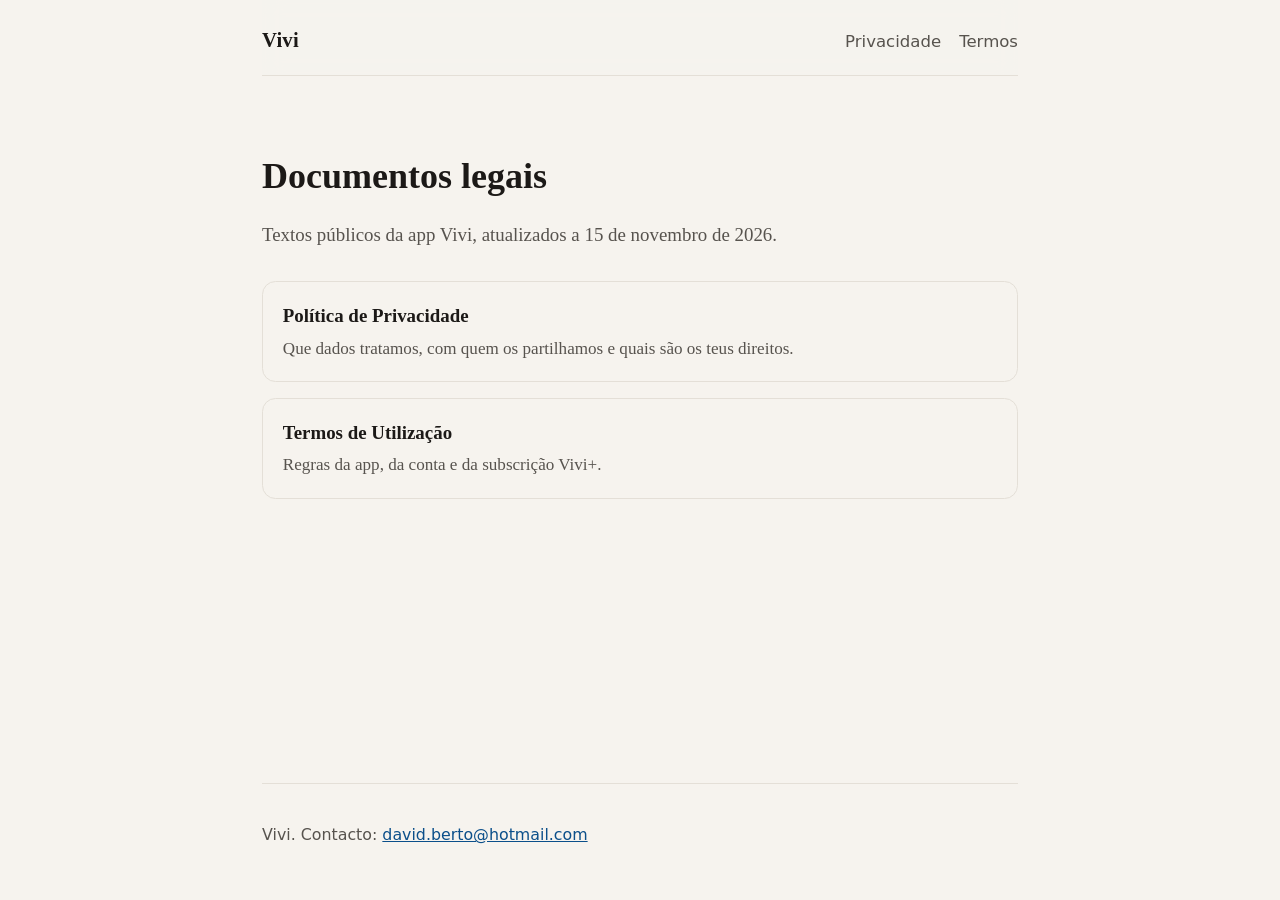
<file: index.html>
<!DOCTYPE html>
<html lang="pt-PT">
<head>
  <meta charset="utf-8">
  <meta name="viewport" content="width=device-width, initial-scale=1">
  <title>Documentos legais — Vivi</title>
  <meta name="description" content="Política de Privacidade e Termos de Utilização da app Vivi.">
  <link rel="stylesheet" href="styles.css">
</head>
<body>
  <header class="site-header">
    <a class="brand" href="./">Vivi</a>
    <nav>
      <a href="privacidade/">Privacidade</a>
      <a href="termos/">Termos</a>
    </nav>
  </header>
  <main class="home">
    <h1>Documentos legais</h1>
    <p class="lead">Textos públicos da app Vivi, atualizados a 15 de novembro de 2026.</p>
    <ul class="card-list">
      <li>
        <a href="privacidade/">
          <strong>Política de Privacidade</strong>
          <span>Que dados tratamos, com quem os partilhamos e quais são os teus direitos.</span>
        </a>
      </li>
      <li>
        <a href="termos/">
          <strong>Termos de Utilização</strong>
          <span>Regras da app, da conta e da subscrição Vivi+.</span>
        </a>
      </li>
    </ul>
  </main>
  <footer class="site-footer">
    <p>Vivi. Contacto: <a href="mailto:david.berto@hotmail.com">david.berto@hotmail.com</a></p>
  </footer>
</body>
</html>
</file>
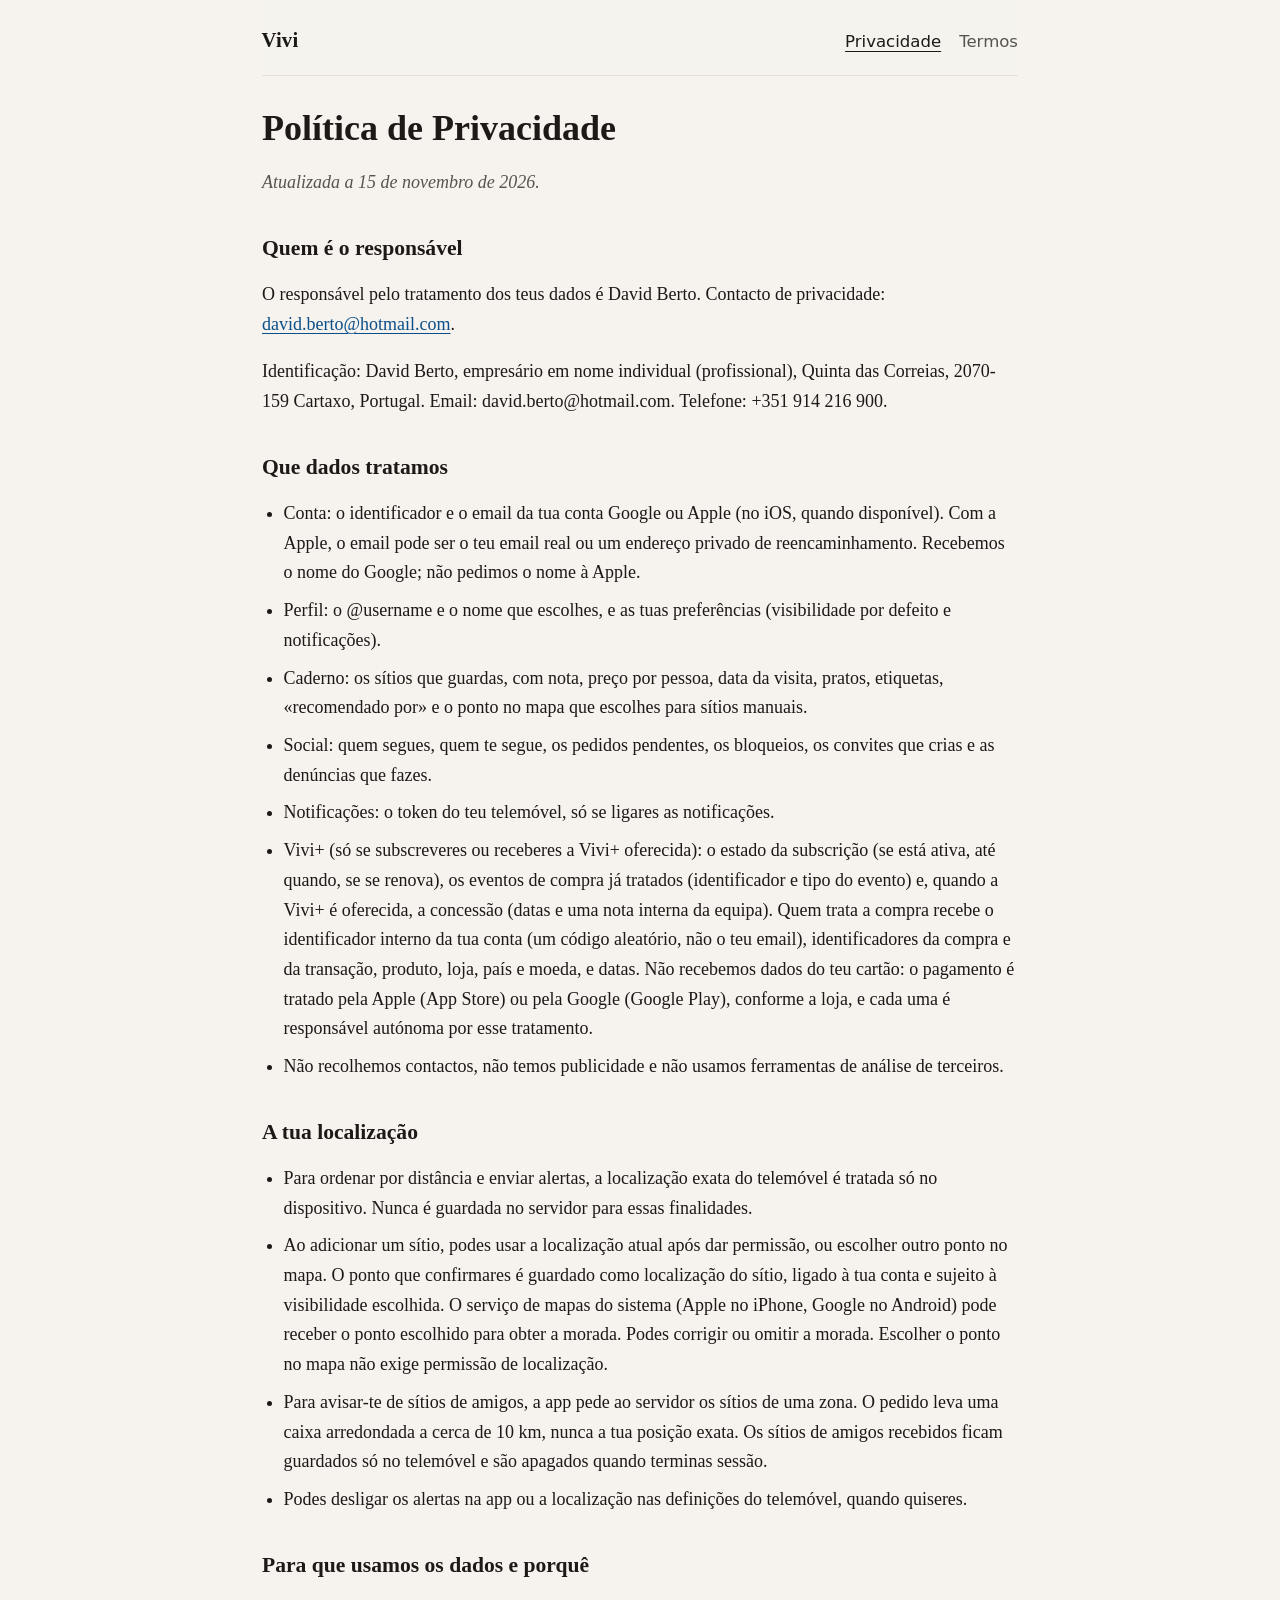
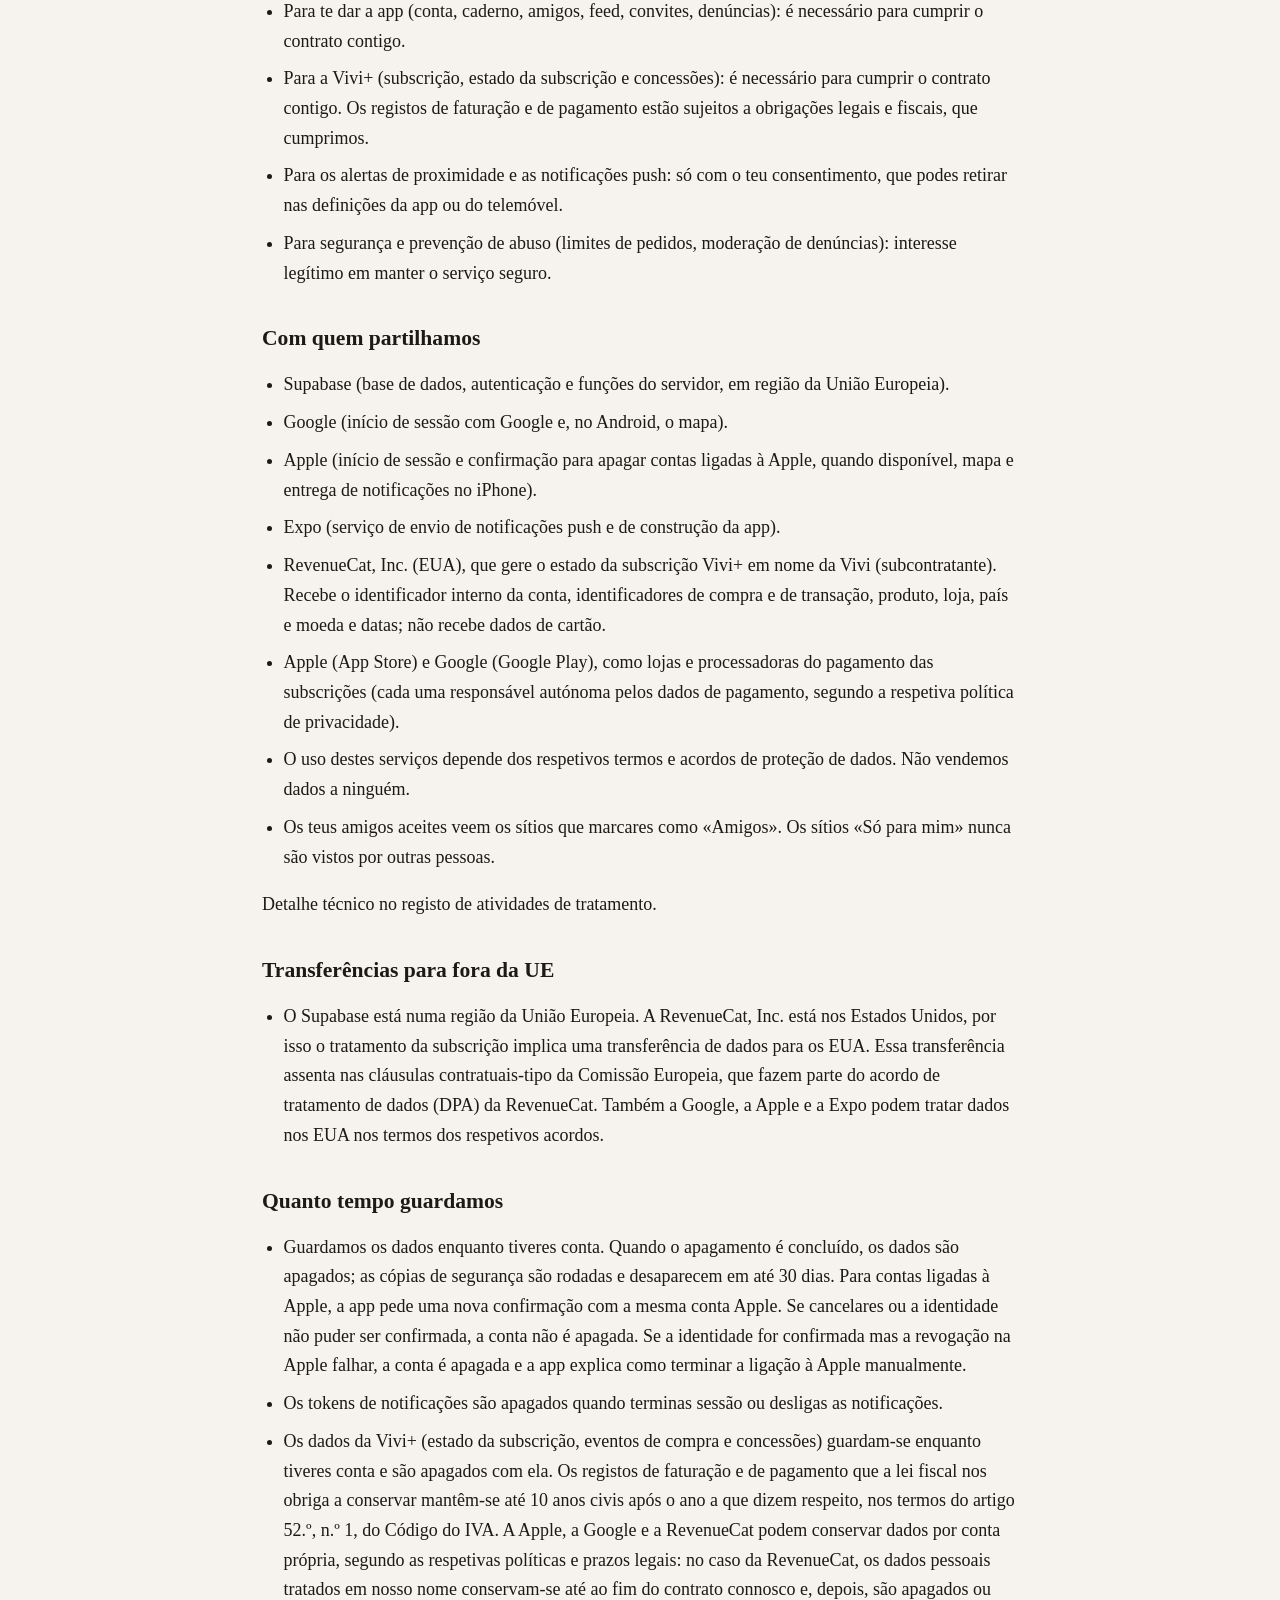
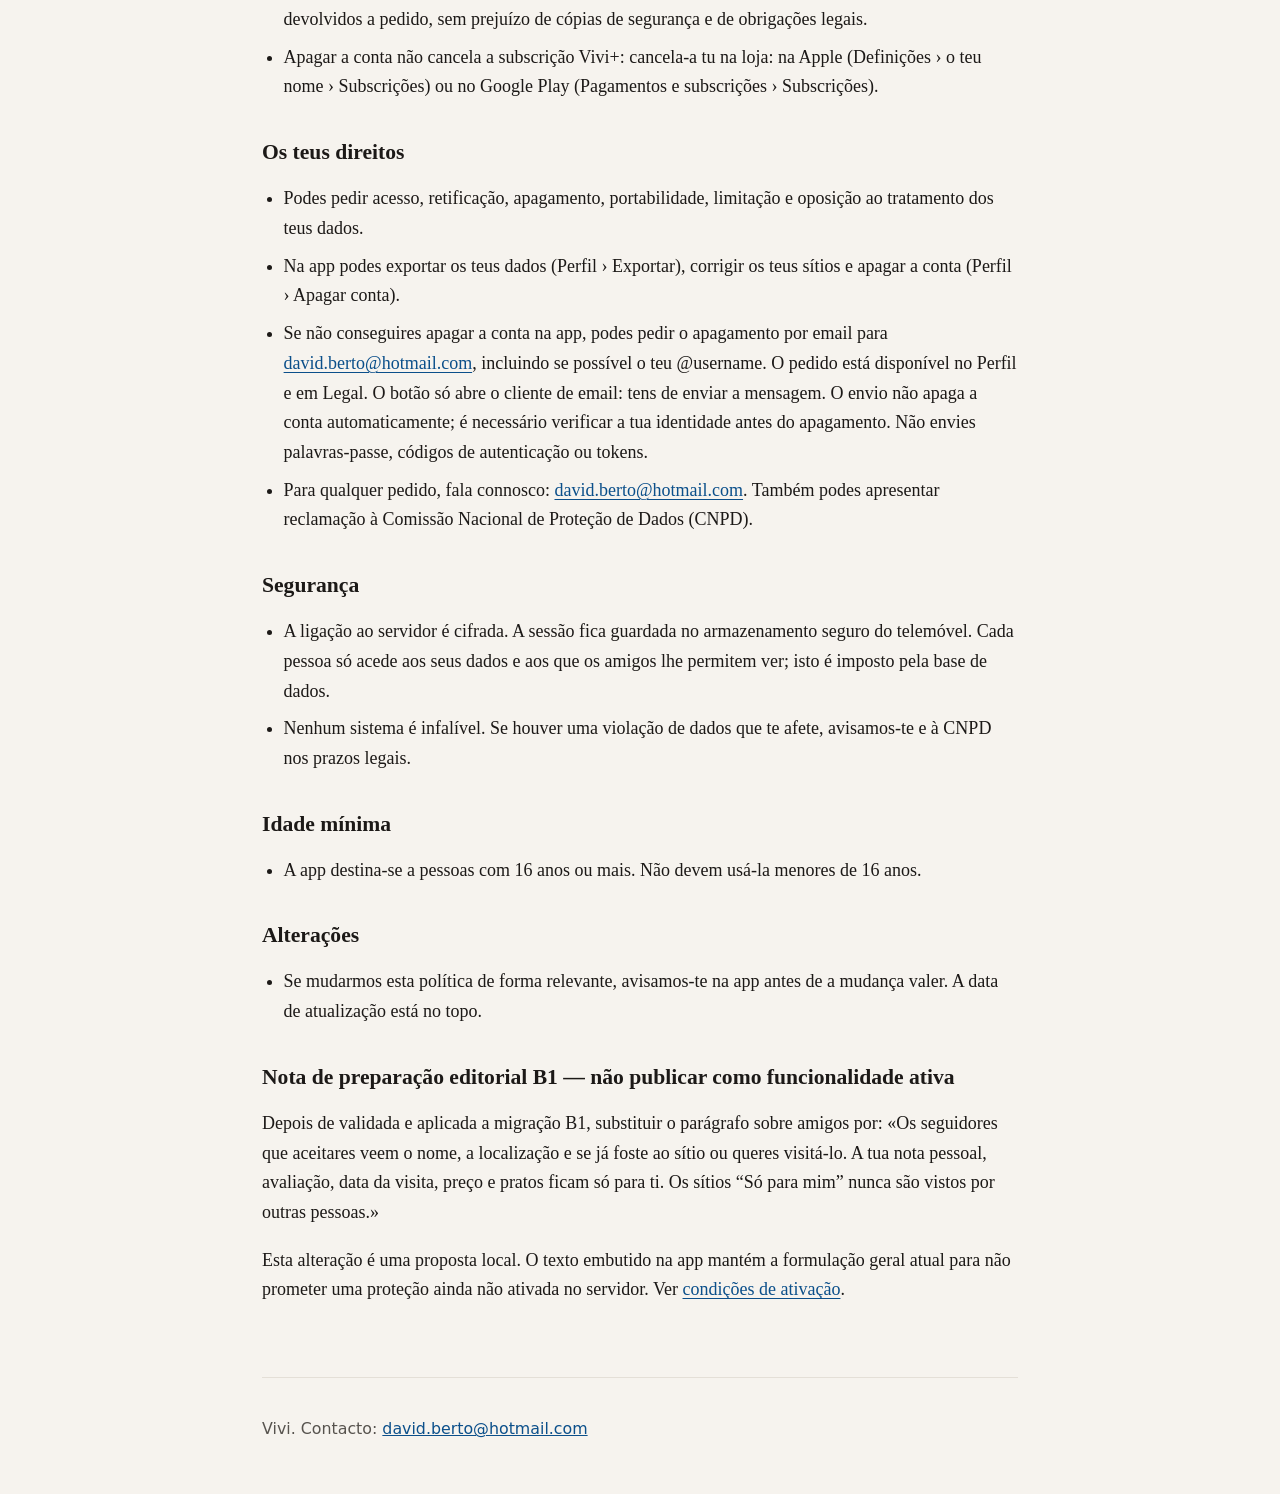
<file: privacidade/index.html>
<!DOCTYPE html>
<html lang="pt-PT">
<head>
  <meta charset="utf-8">
  <meta name="viewport" content="width=device-width, initial-scale=1">
  <title>Política de Privacidade — Vivi</title>
  <meta name="description" content="Política de Privacidade da app Vivi. Contacto: david.berto@hotmail.com.">
  <link rel="stylesheet" href="../styles.css">
</head>
<body>
  <header class="site-header">
    <a class="brand" href="../">Vivi</a>
    <nav>
      <a href="../privacidade/" aria-current="page">Privacidade</a>
      <a href="../termos/">Termos</a>
    </nav>
  </header>
  <main class="doc">
    <h1>Política de Privacidade</h1>
    <p><em>Atualizada a 15 de novembro de 2026.</em></p>
    <h2>Quem é o responsável</h2>
    <p>O responsável pelo tratamento dos teus dados é David Berto. Contacto de privacidade: <a href="mailto:david.berto@hotmail.com">david.berto@hotmail.com</a>.</p>
    <p>Identificação: David Berto, empresário em nome individual (profissional), Quinta das Correias, 2070-159 Cartaxo, Portugal. Email: david.berto@hotmail.com. Telefone: +351 914 216 900.</p>
    <h2>Que dados tratamos</h2>
    <ul>
    <li>Conta: o identificador e o email da tua conta Google ou Apple (no iOS, quando disponível). Com a Apple, o email pode ser o teu email real ou um endereço privado de reencaminhamento. Recebemos o nome do Google; não pedimos o nome à Apple.</li>
    <li>Perfil: o @username e o nome que escolhes, e as tuas preferências (visibilidade por defeito e notificações).</li>
    <li>Caderno: os sítios que guardas, com nota, preço por pessoa, data da visita, pratos, etiquetas, «recomendado por» e o ponto no mapa que escolhes para sítios manuais.</li>
    <li>Social: quem segues, quem te segue, os pedidos pendentes, os bloqueios, os convites que crias e as denúncias que fazes.</li>
    <li>Notificações: o token do teu telemóvel, só se ligares as notificações.</li>
    <li>Vivi+ (só se subscreveres ou receberes a Vivi+ oferecida): o estado da subscrição (se está ativa, até quando, se se renova), os eventos de compra já tratados (identificador e tipo do evento) e, quando a Vivi+ é oferecida, a concessão (datas e uma nota interna da equipa). Quem trata a compra recebe o identificador interno da tua conta (um código aleatório, não o teu email), identificadores da compra e da transação, produto, loja, país e moeda, e datas. Não recebemos dados do teu cartão: o pagamento é tratado pela Apple (App Store) ou pela Google (Google Play), conforme a loja, e cada uma é responsável autónoma por esse tratamento.</li>
    <li>Não recolhemos contactos, não temos publicidade e não usamos ferramentas de análise de terceiros.</li>
    </ul>
    <h2>A tua localização</h2>
    <ul>
    <li>Para ordenar por distância e enviar alertas, a localização exata do telemóvel é tratada só no dispositivo. Nunca é guardada no servidor para essas finalidades.</li>
    <li>Ao adicionar um sítio, podes usar a localização atual após dar permissão, ou escolher outro ponto no mapa. O ponto que confirmares é guardado como localização do sítio, ligado à tua conta e sujeito à visibilidade escolhida. O serviço de mapas do sistema (Apple no iPhone, Google no Android) pode receber o ponto escolhido para obter a morada. Podes corrigir ou omitir a morada. Escolher o ponto no mapa não exige permissão de localização.</li>
    <li>Para avisar-te de sítios de amigos, a app pede ao servidor os sítios de uma zona. O pedido leva uma caixa arredondada a cerca de 10 km, nunca a tua posição exata. Os sítios de amigos recebidos ficam guardados só no telemóvel e são apagados quando terminas sessão.</li>
    <li>Podes desligar os alertas na app ou a localização nas definições do telemóvel, quando quiseres.</li>
    </ul>
    <h2>Para que usamos os dados e porquê</h2>
    <ul>
    <li>Para te dar a app (conta, caderno, amigos, feed, convites, denúncias): é necessário para cumprir o contrato contigo.</li>
    <li>Para a Vivi+ (subscrição, estado da subscrição e concessões): é necessário para cumprir o contrato contigo. Os registos de faturação e de pagamento estão sujeitos a obrigações legais e fiscais, que cumprimos.</li>
    <li>Para os alertas de proximidade e as notificações push: só com o teu consentimento, que podes retirar nas definições da app ou do telemóvel.</li>
    <li>Para segurança e prevenção de abuso (limites de pedidos, moderação de denúncias): interesse legítimo em manter o serviço seguro.</li>
    </ul>
    <h2>Com quem partilhamos</h2>
    <ul>
    <li>Supabase (base de dados, autenticação e funções do servidor, em região da União Europeia).</li>
    <li>Google (início de sessão com Google e, no Android, o mapa).</li>
    <li>Apple (início de sessão e confirmação para apagar contas ligadas à Apple, quando disponível, mapa e entrega de notificações no iPhone).</li>
    <li>Expo (serviço de envio de notificações push e de construção da app).</li>
    <li>RevenueCat, Inc. (EUA), que gere o estado da subscrição Vivi+ em nome da Vivi (subcontratante). Recebe o identificador interno da conta, identificadores de compra e de transação, produto, loja, país e moeda e datas; não recebe dados de cartão.</li>
    <li>Apple (App Store) e Google (Google Play), como lojas e processadoras do pagamento das subscrições (cada uma responsável autónoma pelos dados de pagamento, segundo a respetiva política de privacidade).</li>
    <li>O uso destes serviços depende dos respetivos termos e acordos de proteção de dados. Não vendemos dados a ninguém.</li>
    <li>Os teus amigos aceites veem os sítios que marcares como «Amigos». Os sítios «Só para mim» nunca são vistos por outras pessoas.</li>
    </ul>
    <p>Detalhe técnico no registo de atividades de tratamento.</p>
    <h2>Transferências para fora da UE</h2>
    <ul>
    <li>O Supabase está numa região da União Europeia. A RevenueCat, Inc. está nos Estados Unidos, por isso o tratamento da subscrição implica uma transferência de dados para os EUA. Essa transferência assenta nas cláusulas contratuais-tipo da Comissão Europeia, que fazem parte do acordo de tratamento de dados (DPA) da RevenueCat. Também a Google, a Apple e a Expo podem tratar dados nos EUA nos termos dos respetivos acordos.</li>
    </ul>
    <h2>Quanto tempo guardamos</h2>
    <ul>
    <li>Guardamos os dados enquanto tiveres conta. Quando o apagamento é concluído, os dados são apagados; as cópias de segurança são rodadas e desaparecem em até 30 dias. Para contas ligadas à Apple, a app pede uma nova confirmação com a mesma conta Apple. Se cancelares ou a identidade não puder ser confirmada, a conta não é apagada. Se a identidade for confirmada mas a revogação na Apple falhar, a conta é apagada e a app explica como terminar a ligação à Apple manualmente.</li>
    <li>Os tokens de notificações são apagados quando terminas sessão ou desligas as notificações.</li>
    <li>Os dados da Vivi+ (estado da subscrição, eventos de compra e concessões) guardam-se enquanto tiveres conta e são apagados com ela. Os registos de faturação e de pagamento que a lei fiscal nos obriga a conservar mantêm-se até 10 anos civis após o ano a que dizem respeito, nos termos do artigo 52.º, n.º 1, do Código do IVA. A Apple, a Google e a RevenueCat podem conservar dados por conta própria, segundo as respetivas políticas e prazos legais: no caso da RevenueCat, os dados pessoais tratados em nosso nome conservam-se até ao fim do contrato connosco e, depois, são apagados ou devolvidos a pedido, sem prejuízo de cópias de segurança e de obrigações legais.</li>
    <li>Apagar a conta não cancela a subscrição Vivi+: cancela-a tu na loja: na Apple (Definições › o teu nome › Subscrições) ou no Google Play (Pagamentos e subscrições › Subscrições).</li>
    </ul>
    <h2>Os teus direitos</h2>
    <ul>
    <li>Podes pedir acesso, retificação, apagamento, portabilidade, limitação e oposição ao tratamento dos teus dados.</li>
    <li>Na app podes exportar os teus dados (Perfil › Exportar), corrigir os teus sítios e apagar a conta (Perfil › Apagar conta).</li>
    <li>Se não conseguires apagar a conta na app, podes pedir o apagamento por email para <a href="mailto:david.berto@hotmail.com?subject=Pedido%20de%20apagamento%20de%20conta%20%E2%80%94%20Vivi">david.berto@hotmail.com</a>, incluindo se possível o teu @username. O pedido está disponível no Perfil e em Legal. O botão só abre o cliente de email: tens de enviar a mensagem. O envio não apaga a conta automaticamente; é necessário verificar a tua identidade antes do apagamento. Não envies palavras-passe, códigos de autenticação ou tokens.</li>
    <li>Para qualquer pedido, fala connosco: <a href="mailto:david.berto@hotmail.com">david.berto@hotmail.com</a>. Também podes apresentar reclamação à Comissão Nacional de Proteção de Dados (CNPD).</li>
    </ul>
    <h2>Segurança</h2>
    <ul>
    <li>A ligação ao servidor é cifrada. A sessão fica guardada no armazenamento seguro do telemóvel. Cada pessoa só acede aos seus dados e aos que os amigos lhe permitem ver; isto é imposto pela base de dados.</li>
    <li>Nenhum sistema é infalível. Se houver uma violação de dados que te afete, avisamos-te e à CNPD nos prazos legais.</li>
    </ul>
    <h2>Idade mínima</h2>
    <ul>
    <li>A app destina-se a pessoas com 16 anos ou mais. Não devem usá-la menores de 16 anos.</li>
    </ul>
    <h2>Alterações</h2>
    <ul>
    <li>Se mudarmos esta política de forma relevante, avisamos-te na app antes de a mudança valer. A data de atualização está no topo.</li>
    </ul>
    <h2>Nota de preparação editorial B1 — não publicar como funcionalidade ativa</h2>
    <p>Depois de validada e aplicada a migração B1, substituir o parágrafo sobre amigos por: «Os seguidores que aceitares veem o nome, a localização e se já foste ao sítio ou queres visitá-lo. A tua nota pessoal, avaliação, data da visita, preço e pratos ficam só para ti. Os sítios “Só para mim” nunca são vistos por outras pessoas.»</p>
    <p>Esta alteração é uma proposta local. O texto embutido na app mantém a formulação geral atual para não prometer uma proteção ainda não ativada no servidor. Ver <a href="../redesign/propostas-2026-11.md">condições de ativação</a>.</p>
  </main>
  <footer class="site-footer">
    <p>Vivi. Contacto: <a href="mailto:david.berto@hotmail.com">david.berto@hotmail.com</a></p>
  </footer>
</body>
</html>
</file>
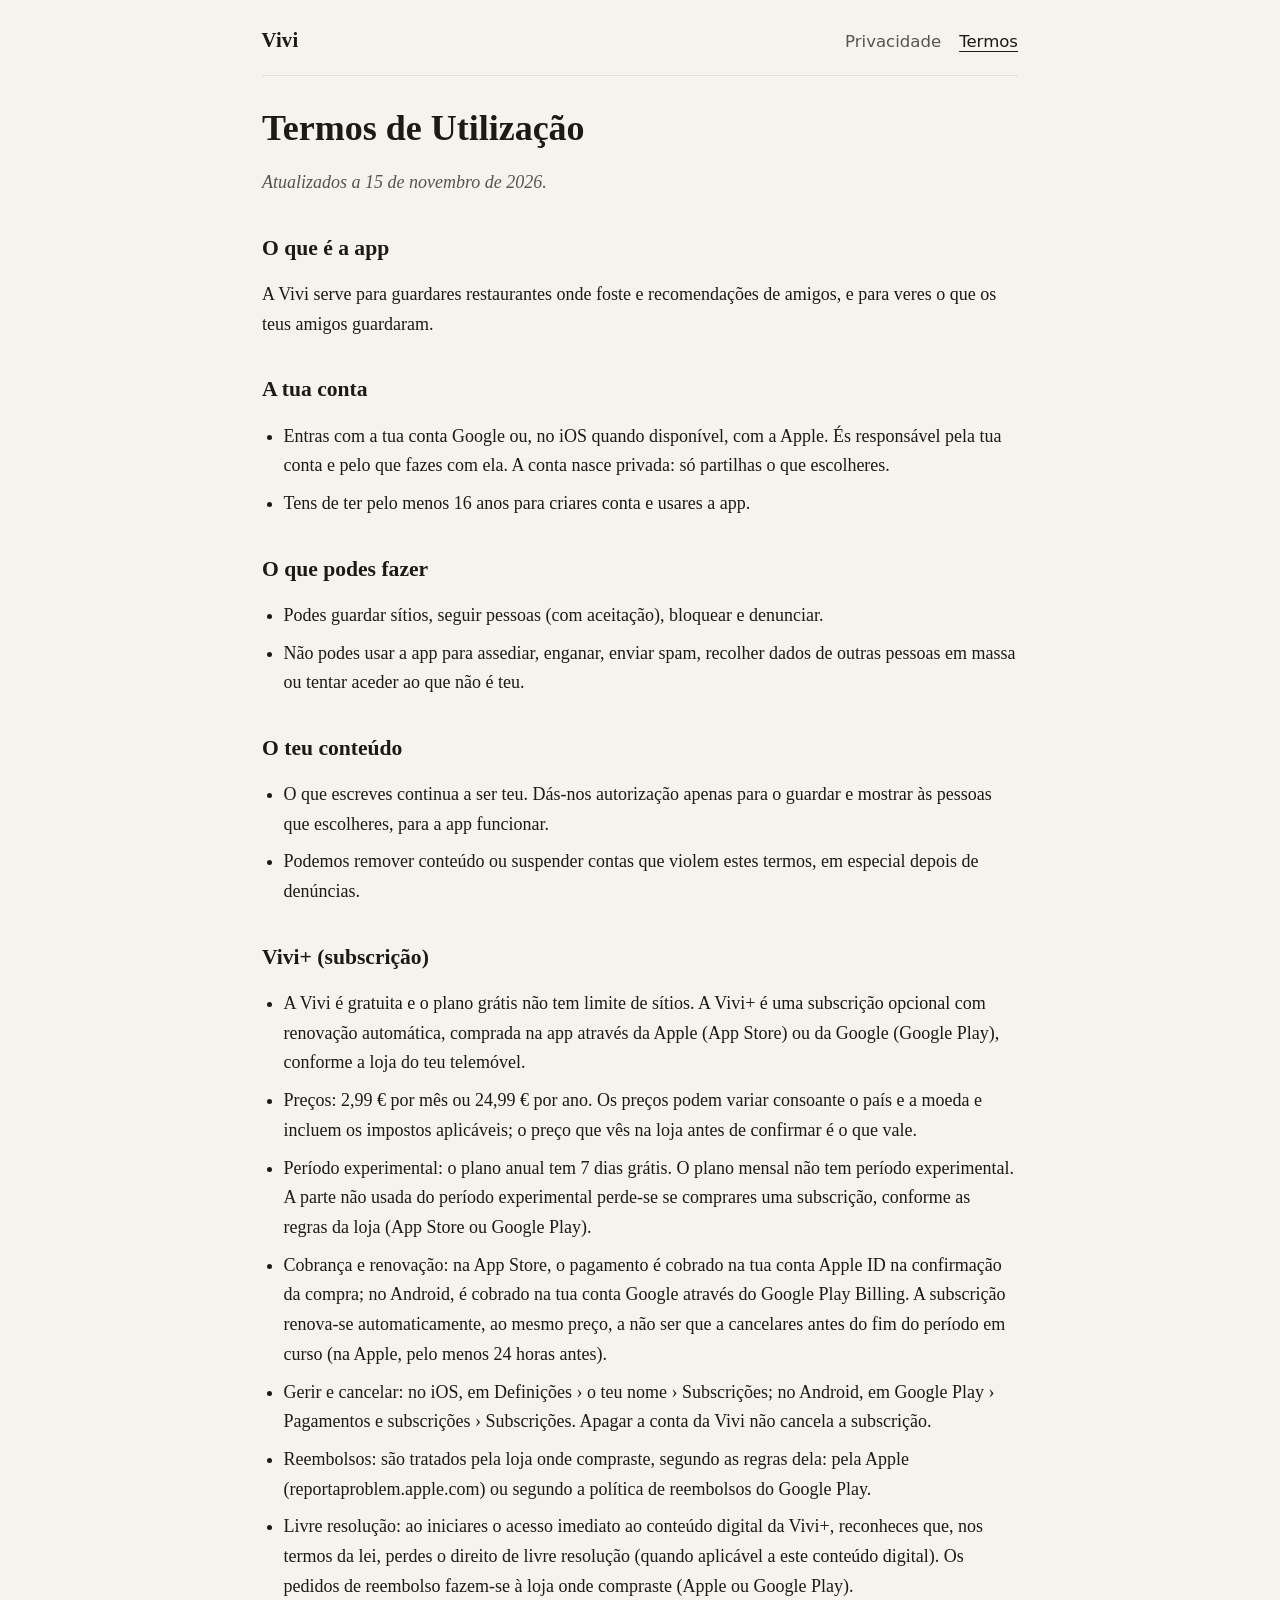
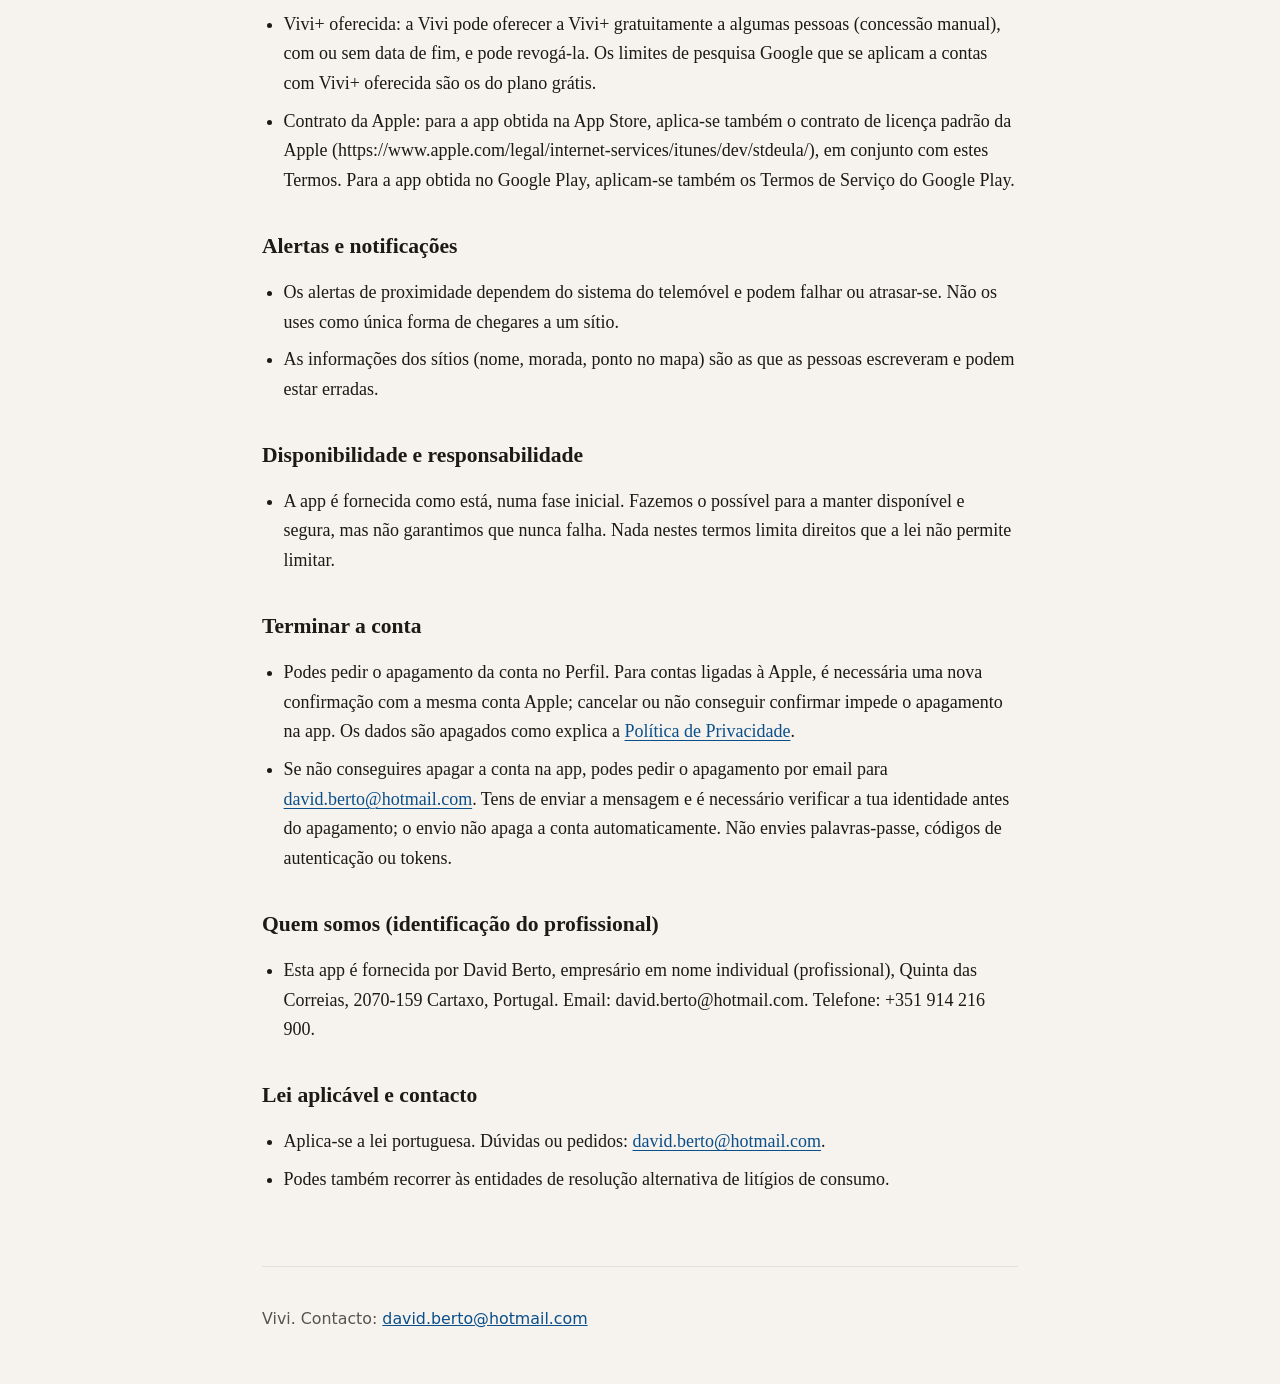
<file: termos/index.html>
<!DOCTYPE html>
<html lang="pt-PT">
<head>
  <meta charset="utf-8">
  <meta name="viewport" content="width=device-width, initial-scale=1">
  <title>Termos de Utilização — Vivi</title>
  <meta name="description" content="Termos de Utilização da app Vivi, incluindo a subscrição Vivi+. Contacto: david.berto@hotmail.com.">
  <link rel="stylesheet" href="../styles.css">
</head>
<body>
  <header class="site-header">
    <a class="brand" href="../">Vivi</a>
    <nav>
      <a href="../privacidade/">Privacidade</a>
      <a href="../termos/" aria-current="page">Termos</a>
    </nav>
  </header>
  <main class="doc">
    <h1>Termos de Utilização</h1>
    <p><em>Atualizados a 15 de novembro de 2026.</em></p>
    <h2>O que é a app</h2>
    <p>A Vivi serve para guardares restaurantes onde foste e recomendações de amigos, e para veres o que os teus amigos guardaram.</p>
    <h2>A tua conta</h2>
    <ul>
    <li>Entras com a tua conta Google ou, no iOS quando disponível, com a Apple. És responsável pela tua conta e pelo que fazes com ela. A conta nasce privada: só partilhas o que escolheres.</li>
    <li>Tens de ter pelo menos 16 anos para criares conta e usares a app.</li>
    </ul>
    <h2>O que podes fazer</h2>
    <ul>
    <li>Podes guardar sítios, seguir pessoas (com aceitação), bloquear e denunciar.</li>
    <li>Não podes usar a app para assediar, enganar, enviar spam, recolher dados de outras pessoas em massa ou tentar aceder ao que não é teu.</li>
    </ul>
    <h2>O teu conteúdo</h2>
    <ul>
    <li>O que escreves continua a ser teu. Dás-nos autorização apenas para o guardar e mostrar às pessoas que escolheres, para a app funcionar.</li>
    <li>Podemos remover conteúdo ou suspender contas que violem estes termos, em especial depois de denúncias.</li>
    </ul>
    <h2>Vivi+ (subscrição)</h2>
    <ul>
    <li>A Vivi é gratuita e o plano grátis não tem limite de sítios. A Vivi+ é uma subscrição opcional com renovação automática, comprada na app através da Apple (App Store) ou da Google (Google Play), conforme a loja do teu telemóvel.</li>
    <li>Preços: 2,99 € por mês ou 24,99 € por ano. Os preços podem variar consoante o país e a moeda e incluem os impostos aplicáveis; o preço que vês na loja antes de confirmar é o que vale.</li>
    <li>Período experimental: o plano anual tem 7 dias grátis. O plano mensal não tem período experimental. A parte não usada do período experimental perde-se se comprares uma subscrição, conforme as regras da loja (App Store ou Google Play).</li>
    <li>Cobrança e renovação: na App Store, o pagamento é cobrado na tua conta Apple ID na confirmação da compra; no Android, é cobrado na tua conta Google através do Google Play Billing. A subscrição renova-se automaticamente, ao mesmo preço, a não ser que a cancelares antes do fim do período em curso (na Apple, pelo menos 24 horas antes).</li>
    <li>Gerir e cancelar: no iOS, em Definições › o teu nome › Subscrições; no Android, em Google Play › Pagamentos e subscrições › Subscrições. Apagar a conta da Vivi não cancela a subscrição.</li>
    <li>Reembolsos: são tratados pela loja onde compraste, segundo as regras dela: pela Apple (reportaproblem.apple.com) ou segundo a política de reembolsos do Google Play.</li>
    <li>Livre resolução: ao iniciares o acesso imediato ao conteúdo digital da Vivi+, reconheces que, nos termos da lei, perdes o direito de livre resolução (quando aplicável a este conteúdo digital). Os pedidos de reembolso fazem-se à loja onde compraste (Apple ou Google Play).</li>
    <li>Vivi+ oferecida: a Vivi pode oferecer a Vivi+ gratuitamente a algumas pessoas (concessão manual), com ou sem data de fim, e pode revogá-la. Os limites de pesquisa Google que se aplicam a contas com Vivi+ oferecida são os do plano grátis.</li>
    <li>Contrato da Apple: para a app obtida na App Store, aplica-se também o contrato de licença padrão da Apple (https://www.apple.com/legal/internet-services/itunes/dev/stdeula/), em conjunto com estes Termos. Para a app obtida no Google Play, aplicam-se também os Termos de Serviço do Google Play.</li>
    </ul>
    <h2>Alertas e notificações</h2>
    <ul>
    <li>Os alertas de proximidade dependem do sistema do telemóvel e podem falhar ou atrasar-se. Não os uses como única forma de chegares a um sítio.</li>
    <li>As informações dos sítios (nome, morada, ponto no mapa) são as que as pessoas escreveram e podem estar erradas.</li>
    </ul>
    <h2>Disponibilidade e responsabilidade</h2>
    <ul>
    <li>A app é fornecida como está, numa fase inicial. Fazemos o possível para a manter disponível e segura, mas não garantimos que nunca falha. Nada nestes termos limita direitos que a lei não permite limitar.</li>
    </ul>
    <h2>Terminar a conta</h2>
    <ul>
    <li>Podes pedir o apagamento da conta no Perfil. Para contas ligadas à Apple, é necessária uma nova confirmação com a mesma conta Apple; cancelar ou não conseguir confirmar impede o apagamento na app. Os dados são apagados como explica a <a href="../privacidade/">Política de Privacidade</a>.</li>
    <li>Se não conseguires apagar a conta na app, podes pedir o apagamento por email para <a href="mailto:david.berto@hotmail.com?subject=Pedido%20de%20apagamento%20de%20conta%20%E2%80%94%20Vivi">david.berto@hotmail.com</a>. Tens de enviar a mensagem e é necessário verificar a tua identidade antes do apagamento; o envio não apaga a conta automaticamente. Não envies palavras-passe, códigos de autenticação ou tokens.</li>
    </ul>
    <h2>Quem somos (identificação do profissional)</h2>
    <ul>
    <li>Esta app é fornecida por David Berto, empresário em nome individual (profissional), Quinta das Correias, 2070-159 Cartaxo, Portugal. Email: david.berto@hotmail.com. Telefone: +351 914 216 900.</li>
    </ul>
    <h2>Lei aplicável e contacto</h2>
    <ul>
    <li>Aplica-se a lei portuguesa. Dúvidas ou pedidos: <a href="mailto:david.berto@hotmail.com">david.berto@hotmail.com</a>.</li>
    <li>Podes também recorrer às entidades de resolução alternativa de litígios de consumo.</li>
    </ul>
  </main>
  <footer class="site-footer">
    <p>Vivi. Contacto: <a href="mailto:david.berto@hotmail.com">david.berto@hotmail.com</a></p>
  </footer>
</body>
</html>
</file>
<file: styles.css>
:root {
  color-scheme: light dark;
  --bg: #f6f3ee;
  --fg: #1c1917;
  --muted: #57534e;
  --link: #0b4f8a;
  --link-hover: #083860;
  --border: #e4dfd7;
  --header-bg: rgba(246, 243, 238, 0.9);
  --footer-fg: #57534e;
}

@media (prefers-color-scheme: dark) {
  :root {
    --bg: #1c1917;
    --fg: #f5f5f4;
    --muted: #a8a29e;
    --link: #8ec0ee;
    --link-hover: #c5dff7;
    --border: #3f3a36;
    --header-bg: rgba(28, 25, 23, 0.92);
    --footer-fg: #a8a29e;
  }
}

* { box-sizing: border-box; }

html {
  font-size: 112.5%;
  -webkit-text-size-adjust: 100%;
}

body {
  margin: 0;
  min-height: 100vh;
  display: flex;
  flex-direction: column;
  background: var(--bg);
  color: var(--fg);
  font-family: "Iowan Old Style", "Palatino Linotype", Palatino, "Book Antiqua",
    "Source Serif 4", Georgia, serif;
  line-height: 1.65;
}

.site-header,
.site-footer,
main {
  width: min(42rem, calc(100% - 2.4rem));
  margin-inline: auto;
}

.site-header {
  display: flex;
  align-items: baseline;
  justify-content: space-between;
  gap: 1rem;
  padding: 1.25rem 0 1rem;
  border-bottom: 1px solid var(--border);
  position: sticky;
  top: 0;
  background: var(--header-bg);
  backdrop-filter: blur(10px);
}

.brand {
  font-weight: 700;
  font-size: 1.15rem;
  letter-spacing: 0.01em;
  color: var(--fg);
  text-decoration: none;
}

nav {
  display: flex;
  gap: 1rem;
  font-family: ui-sans-serif, system-ui, -apple-system, "Segoe UI", sans-serif;
  font-size: 0.92rem;
}

nav a {
  color: var(--muted);
  text-decoration: none;
}

nav a:hover,
.brand:hover {
  color: var(--link);
}

nav a[aria-current="page"] {
  color: var(--fg);
  text-decoration: underline;
  text-underline-offset: 0.25em;
}

main {
  flex: 1;
  padding: 1.75rem 0 3rem;
}

.doc h1 {
  font-size: 2rem;
  line-height: 1.2;
  font-weight: 700;
  margin: 0 0 0.4rem;
}

.doc h2 {
  font-size: 1.2rem;
  line-height: 1.3;
  margin: 2rem 0 0.6rem;
}

.doc p,
.doc li {
  color: var(--fg);
}

.doc em {
  color: var(--muted);
  font-style: italic;
}

.doc ul {
  padding-left: 1.2rem;
}

.doc li {
  margin: 0.45rem 0;
}

.doc a {
  color: var(--link);
  text-underline-offset: 0.15em;
}

.doc a:hover {
  color: var(--link-hover);
}

.doc code {
  font-family: ui-monospace, "SF Mono", Menlo, Consolas, monospace;
  font-size: 0.88em;
  background: color-mix(in srgb, var(--border) 60%, transparent);
  padding: 0.05em 0.35em;
  border-radius: 0.25em;
}

.home h1 {
  font-size: 2rem;
  margin: 2.2rem 0 0.6rem;
}

.home p {
  color: var(--fg);
  margin: 0.7rem 0;
}

.home .lead {
  color: var(--muted);
  font-size: 1.05rem;
}

.card-list {
  list-style: none;
  padding: 0;
  margin: 1.75rem 0 0;
  display: grid;
  gap: 0.85rem;
}

.card-list a {
  display: block;
  padding: 1rem 1.1rem;
  border: 1px solid var(--border);
  border-radius: 0.75rem;
  text-decoration: none;
  color: var(--fg);
}

.card-list a:hover {
  border-color: var(--link);
}

.card-list strong {
  display: block;
  font-size: 1.05rem;
}

.card-list span {
  display: block;
  margin-top: 0.2rem;
  color: var(--muted);
  font-size: 0.95rem;
}

.site-footer {
  padding: 1.25rem 0 2rem;
  border-top: 1px solid var(--border);
  color: var(--footer-fg);
  font-family: ui-sans-serif, system-ui, -apple-system, "Segoe UI", sans-serif;
  font-size: 0.88rem;
}

.site-footer a { color: var(--link); }
</file>
